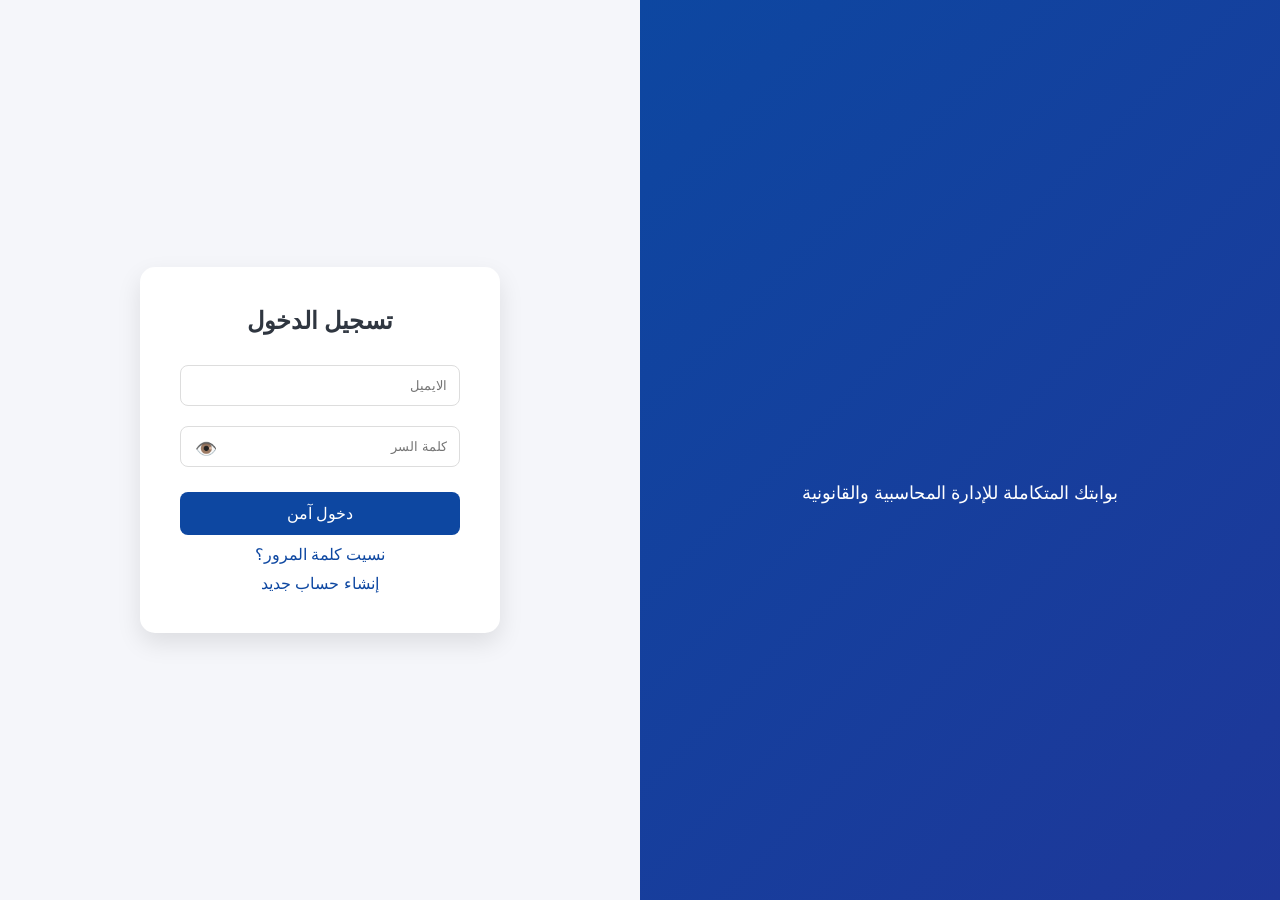
<file: index.html>
<!DOCTYPE html>
<html lang="ar" dir="rtl">
<head>
    <meta charset="UTF-8">
    <title>الوسيط الاقتصادي - Login</title>
    <link rel="stylesheet" href="css/style.css">
</head>
<body>

<div class="container">

    <!-- Left Side -->
    <div class="left">
        <div class="animated-logo">
            <span id="textAnimation">Economic Mediator</span>
        </div>
        <p class="slogan">
            بوابتك المتكاملة للإدارة المحاسبية والقانونية
        </p>
    </div>

    <!-- Right Side -->
    <div class="right">
        <div class="login-card">
            <h2>تسجيل الدخول</h2>
            <input type="text" id="email" placeholder="الايميل">

            <div class="password-box">
                <input type="password" id="password" placeholder="كلمة السر">
                <span class="eye" onclick="showPassword()">👁️</span>
            </div>

            <small id="emailError" class="error"></small>
            <small id="passError" class="error"></small>

            <button onclick="login()">دخول آمن</button>

            <a href="#">نسيت كلمة المرور؟</a>
            <a href="#">إنشاء حساب جديد</a>
        </div>
    </div>

</div>

<script src="javascript/script.js"></script>
</body>
</html>
</file>
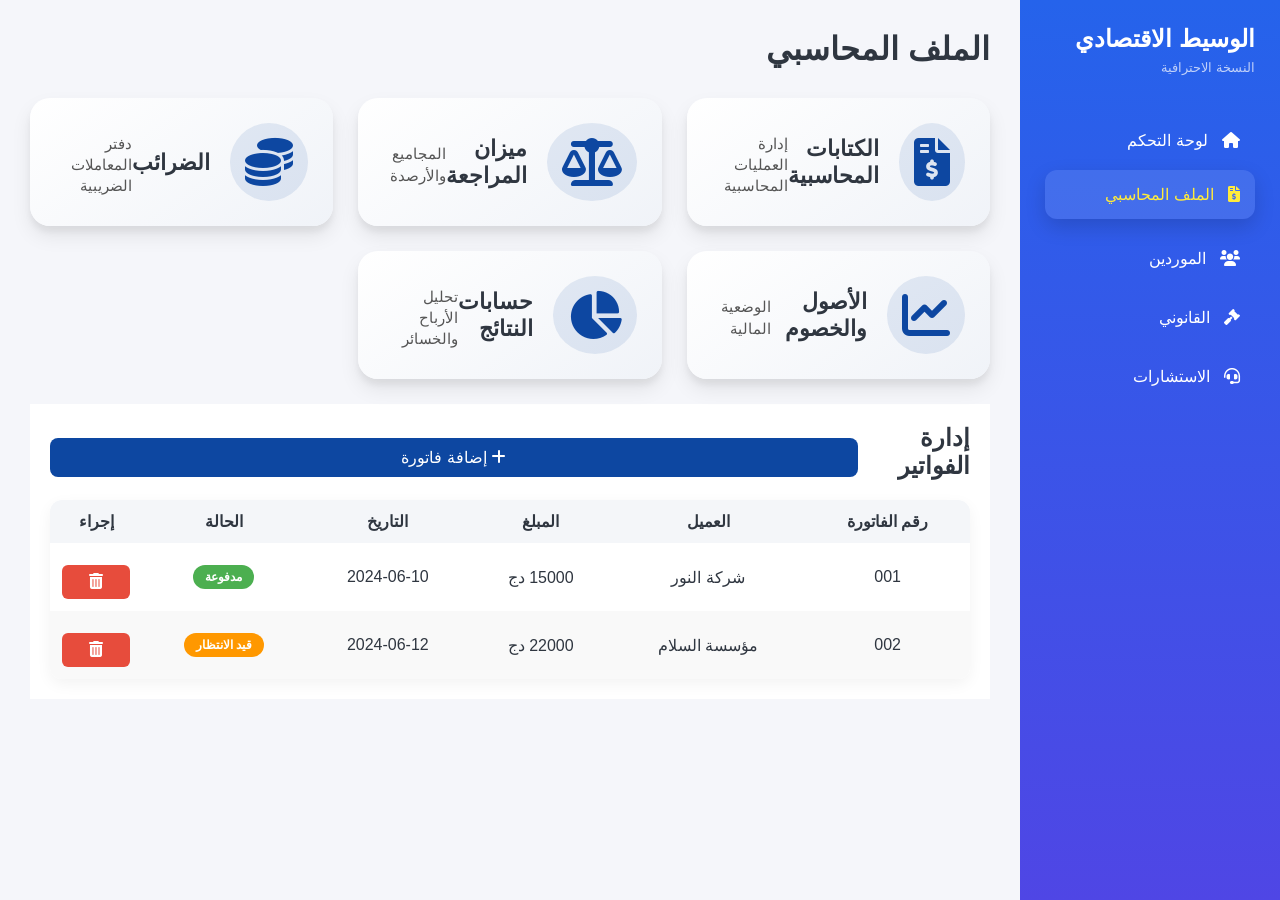
<file: accounting.html>
<!DOCTYPE html>
<html lang="ar" dir="rtl">

<head>
    <meta charset="UTF-8">
    <title>الملف المحاسبي</title>

    <link rel="stylesheet" href="css/style.css">

    <link rel="stylesheet"
        href="https://cdnjs.cloudflare.com/ajax/libs/font-awesome/6.0.0/css/all.min.css">
</head>

<body class="dashboard-body">

<div class="dashboard-container">

    <!-- Sidebar -->
    <aside class="sidebar">

        <div class="sidebar-logo">
            <h2>الوسيط الاقتصادي</h2>
            <span>النسخة الاحترافية</span>
        </div>

        <ul class="sidebar-menu">

            <li onclick="goToDashboard()">
                <i class="fas fa-home"></i>
                لوحة التحكم
            </li>

            <li class="active">
                <i class="fas fa-file-invoice-dollar"></i>
                الملف المحاسبي
            </li>

            <li onclick="goToSuppliers()">
                <i class="fas fa-users"></i>
                الموردين
            </li>

            <li onclick="goToLegal()">
                <i class="fas fa-gavel"></i>
                القانوني
            </li>

            <li onclick="goToSupport()">
                <i class="fas fa-headset"></i>
                الاستشارات
            </li>

        </ul>

    </aside>


    <!-- Main -->
    <main class="main-content">

        <header class="dashboard-header">
            <h1>الملف المحاسبي</h1>
        </header>



 <section class="accounting-cards">

    <div class="card">
        <i class="fas fa-file-invoice-dollar"></i>
        <h3>الكتابات المحاسبية</h3>
        <p>إدارة العمليات المحاسبية</p>
    </div>

    <div class="card">
        <i class="fas fa-balance-scale"></i>
        <h3>ميزان المراجعة</h3>
        <p>المجاميع والأرصدة</p>
    </div>

    <div class="card">
        <i class="fas fa-coins"></i>
        <h3>الضرائب</h3>
        <p>دفتر المعاملات الضريبية</p>
    </div>

    <div class="card">
        <i class="fas fa-chart-line"></i>
        <h3>الأصول والخصوم</h3>
        <p>الوضعية المالية</p>
    </div>

    <div class="card">
        <i class="fas fa-chart-pie"></i>
        <h3>حسابات النتائج</h3>
        <p>تحليل الأرباح والخسائر</p>
    </div>

</section>
  




        <!-- Accounting Content -->
<section class="accounting-section">

    <div class="accounting-header">
        <h2>إدارة الفواتير</h2>
        <button class="add-btn" onclick="addInvoice()">
            <i class="fas fa-plus"></i>
            إضافة فاتورة
        </button>
    </div>

    <table class="accounting-table table-hover">
        <thead>
            <tr>
                <th>رقم الفاتورة</th>
                <th>العميل</th>
                <th>المبلغ</th>
                <th>التاريخ</th>
                <th>الحالة</th>
                <th>إجراء</th>
            </tr>
        </thead>
        <tbody  id="invoice-body">
            <tr>
                <td>001</td>
                <td>شركة النور</td>
                <td>15000 دج</td>
                <td>2024-06-10</td>
                <td><span class="status paid">مدفوعة</span></td>
                <td>
                    <button class="action-btn delete" title="حذف">
                        <i class="fas fa-trash-alt"></i>
                    </button>
                </td>
            </tr>
            <tr>
                <td>002</td>
                <td>مؤسسة السلام</td>
                <td>22000 دج</td>
                <td>2024-06-12</td>
                <td><span class="status pending">قيد الانتظار</span></td>
                <td>
                    <button class="action-btn delete" title="حذف">
                        <i class="fas fa-trash-alt"></i>
                    </button>
                </td>
            </tr>







        </tbody>
    </table>

</section>
    </main>

</div>

<script src="javascript/script.js"></script>

</body>
</html>
</file>
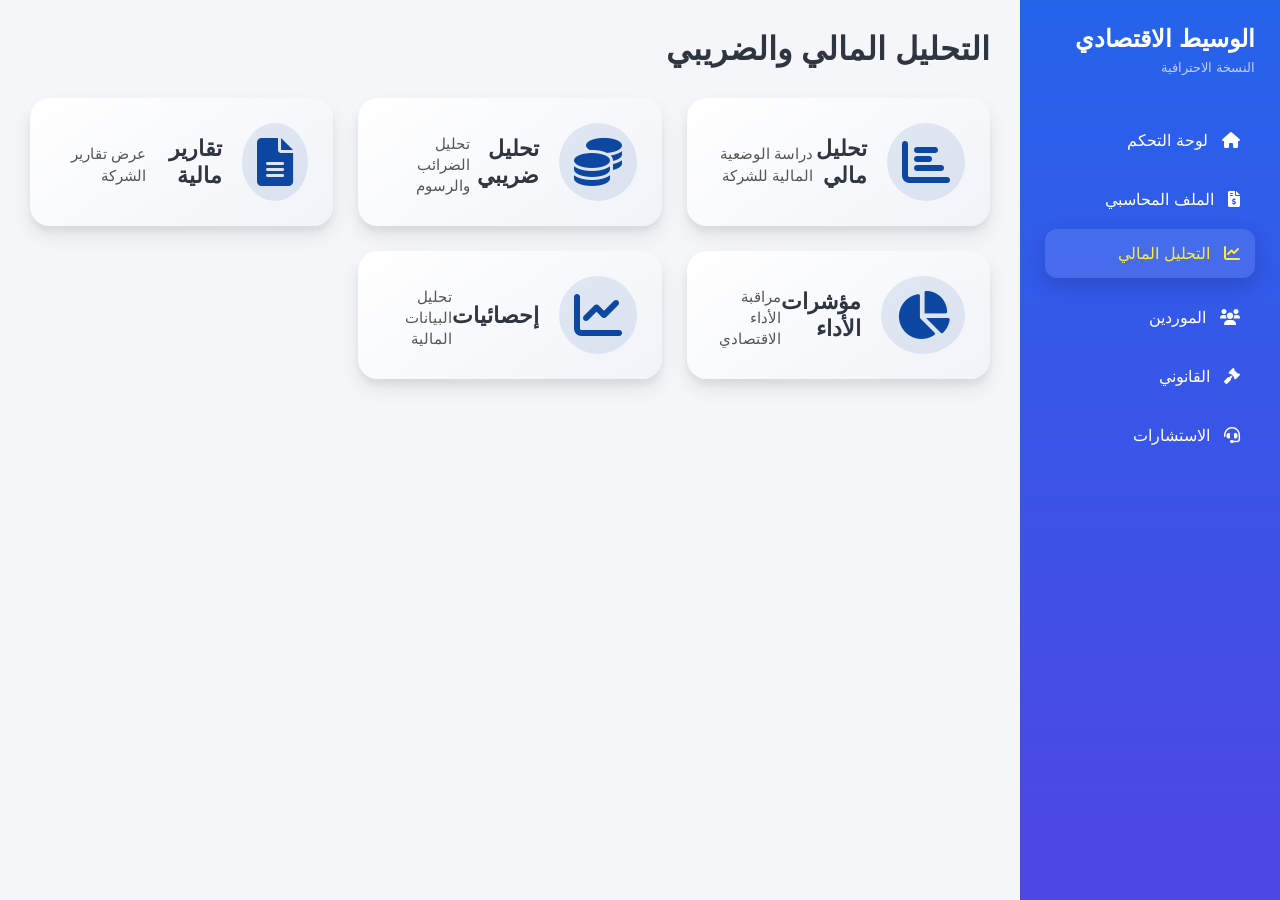
<file: analysis.html>
<!DOCTYPE html>
<html lang="ar" dir="rtl">

<head>

    <meta charset="UTF-8">
    <title>التحليل المالي</title>

    <link rel="stylesheet" href="css/style.css">

    <link rel="stylesheet"
        href="https://cdnjs.cloudflare.com/ajax/libs/font-awesome/6.0.0/css/all.min.css">

</head>

<body class="dashboard-body">

<div class="dashboard-container">

    <!-- Sidebar -->

    <aside class="sidebar">

        <div class="sidebar-logo">
            <h2>الوسيط الاقتصادي</h2>
            <span>النسخة الاحترافية</span>
        </div>

        <ul class="sidebar-menu">

            <li onclick="goToDashboard()">
                <i class="fas fa-home"></i>
                لوحة التحكم
            </li>

            <li onclick="goToAccounting()">
                <i class="fas fa-file-invoice-dollar"></i>
                الملف المحاسبي
            </li>

            <li class="active">
                <i class="fas fa-chart-line"></i>
                التحليل المالي
            </li>

            <li onclick="goToSuppliers()">
                <i class="fas fa-users"></i>
                الموردين
            </li>

            <li onclick="goToLegal()">
                <i class="fas fa-gavel"></i>
                القانوني
            </li>

            <li onclick="goToSupport()">
                <i class="fas fa-headset"></i>
                الاستشارات
            </li>

        </ul>

    </aside>

    <!-- Main -->

    <main class="main-content">

        <header class="dashboard-header">
            <h1>التحليل المالي والضريبي</h1>
        </header>

        <section class="analysis-section">

            <div class="analysis-cards">

                <div class="card">
                    <i class="fas fa-chart-bar"></i>
                    <h3>تحليل مالي</h3>
                    <p>دراسة الوضعية المالية للشركة</p>
                </div>

                <div class="card">
                    <i class="fas fa-coins"></i>
                    <h3>تحليل ضريبي</h3>
                    <p>تحليل الضرائب والرسوم</p>
                </div>

                <div class="card">
                    <i class="fas fa-file-alt"></i>
                    <h3>تقارير مالية</h3>
                    <p>عرض تقارير الشركة</p>
                </div>

                <div class="card">
                    <i class="fas fa-chart-pie"></i>
                    <h3>مؤشرات الأداء</h3>
                    <p>مراقبة الأداء الاقتصادي</p>
                </div>

                <div class="card">
                    <i class="fas fa-chart-line"></i>
                    <h3>إحصائيات</h3>
                    <p>تحليل البيانات المالية</p>
                </div>

            </div>

        </section>

    </main>

</div>

<script src="javascript/script.js"></script>

</body>
</html>
</file>
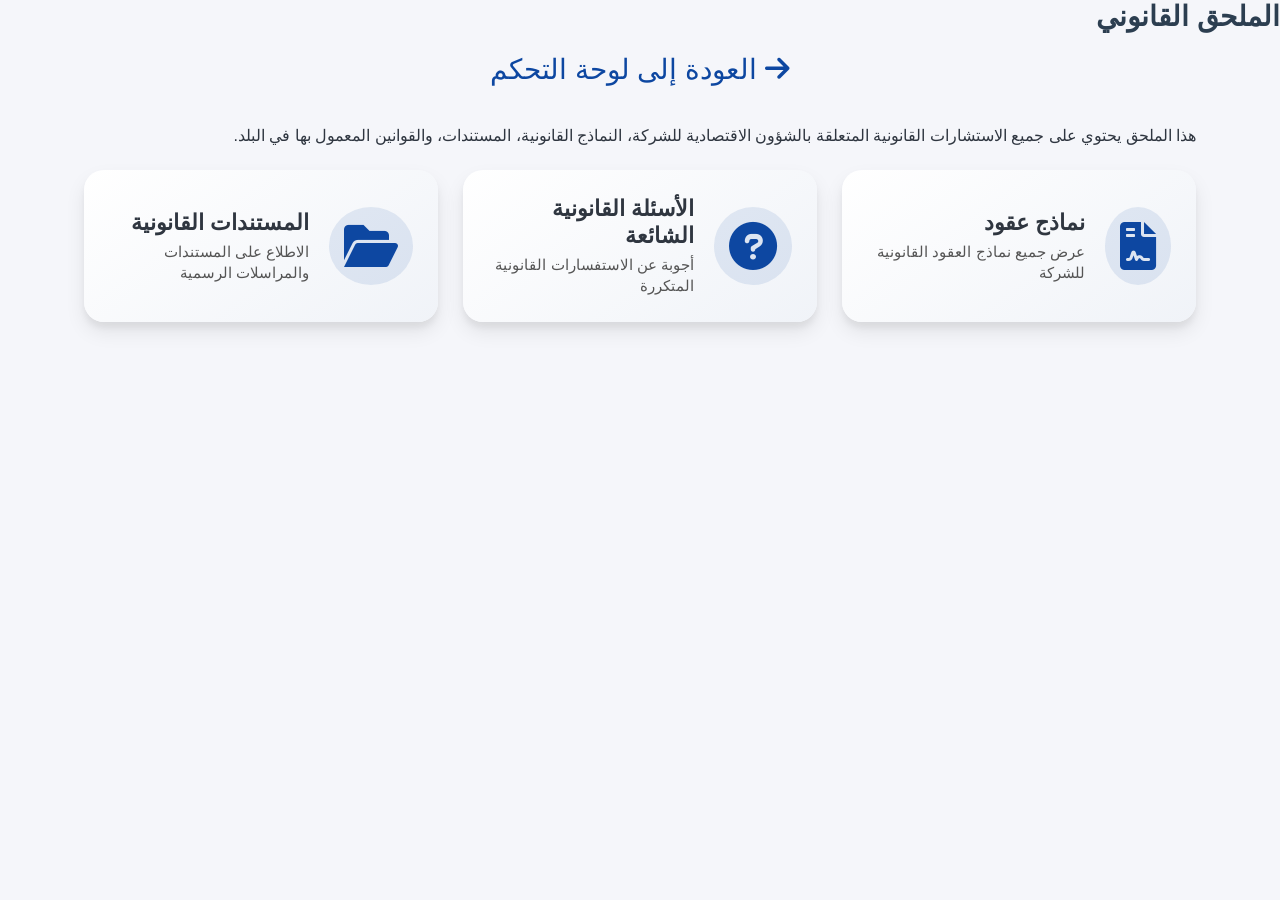
<file: legal.html>
<!DOCTYPE html>
<html lang="ar" dir="rtl">
<head>
    <meta charset="UTF-8">
    <title>الملحق القانوني</title>
    <link rel="stylesheet" href="css/style.css">
    <link rel="stylesheet" href="https://cdnjs.cloudflare.com/ajax/libs/font-awesome/6.0.0/css/all.min.css">
</head>
<body class="dashboard-body">

<div class="legal-container">

    <header class="service-header">
        <h1>الملحق القانوني</h1>
        <a href="dashboard.html" class="back-btn">
            <i class="fas fa-arrow-right"></i> العودة إلى لوحة التحكم
        </a>
    </header>

    <section class="legal-content">
        <p>
            هذا الملحق يحتوي على جميع الاستشارات القانونية المتعلقة بالشؤون الاقتصادية للشركة،
            النماذج القانونية، المستندات، والقوانين المعمول بها في البلد.
        </p>

        <div class="legal-widgets">

            <div class="widget-card" onclick="openService('contracts')">
                <div class="widget-icon"><i class="fas fa-file-contract"></i></div>
                <div class="widget-data">
                    <h3>نماذج عقود</h3>
                    <p>عرض جميع نماذج العقود القانونية للشركة</p>
                </div>
            </div>

            <div class="widget-card" onclick="openService('faq')">
                <div class="widget-icon"><i class="fas fa-question-circle"></i></div>
                <div class="widget-data">
                    <h3>الأسئلة القانونية الشائعة</h3>
                    <p>أجوبة عن الاستفسارات القانونية المتكررة</p>
                </div>
            </div>

            <div class="widget-card" onclick="openService('documents')">
                <div class="widget-icon"><i class="fas fa-folder-open"></i></div>
                <div class="widget-data">
                    <h3>المستندات القانونية</h3>
                    <p>الاطلاع على المستندات والمراسلات الرسمية</p>
                </div>
            </div>

        </div>
    </section>

</div>

<script src="javascript/script.js"></script>
</body>
</html>
</file>
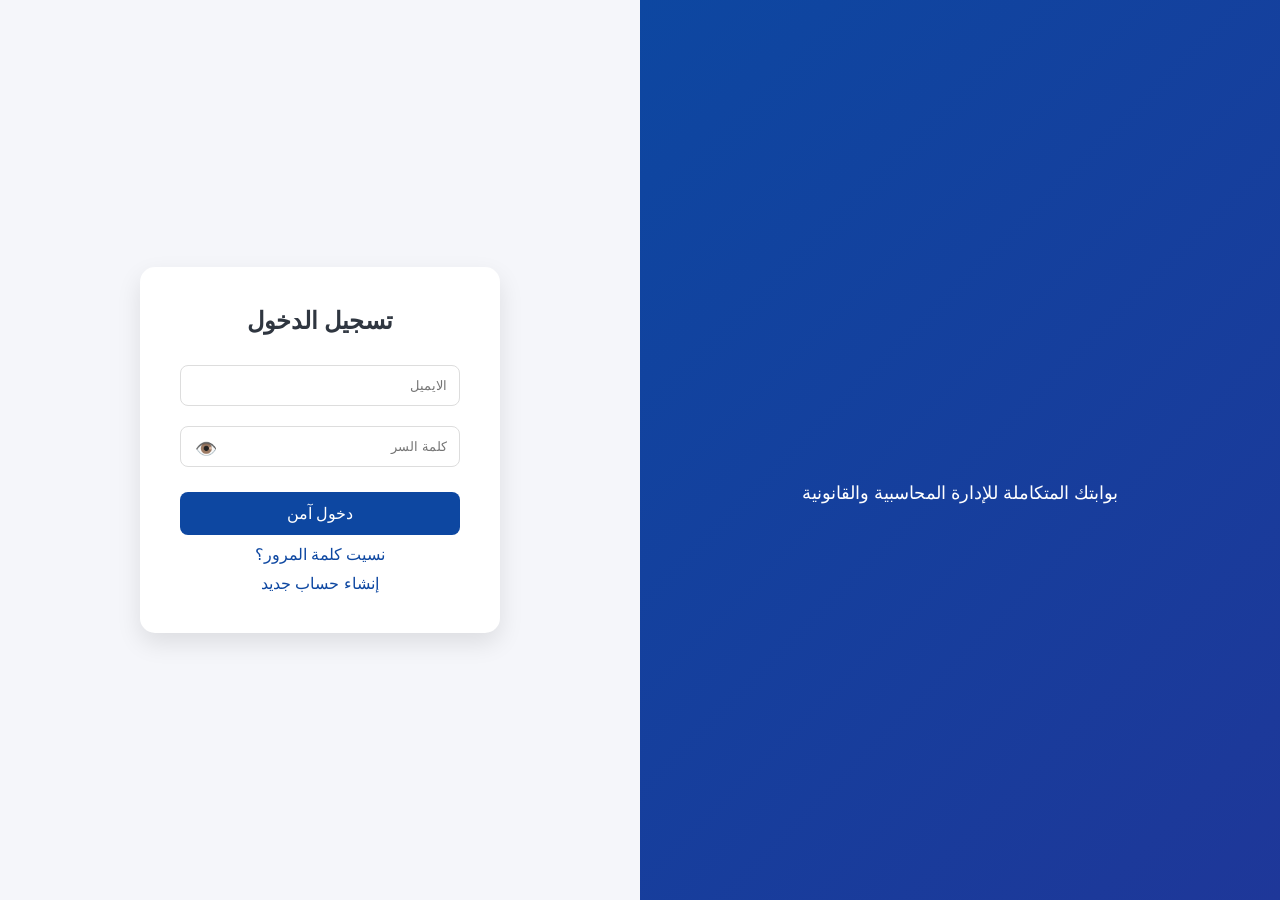
<file: login.html>
<!DOCTYPE html>
<html lang="ar" dir="rtl">
<head>
    <meta charset="UTF-8">
    <title>الوسيط الاقتصادي - Login</title>
    <link rel="stylesheet" href="css/style.css">
</head>
<body>

<div class="container">

    <!-- Left Side -->
    <div class="left">
        <div class="animated-logo">
            <span id="textAnimation">Economic Mediator</span>
        </div>
        <p class="slogan">
            بوابتك المتكاملة للإدارة المحاسبية والقانونية
        </p>
    </div>

    <!-- Right Side -->
    <div class="right">
        <div class="login-card">
            <h2>تسجيل الدخول</h2>
            <input type="text" id="email" placeholder="الايميل">

            <div class="password-box">
                <input type="password" id="password" placeholder="كلمة السر">
                <span class="eye" onclick="showPassword()">👁️</span>
            </div>

            <small id="emailError" class="error"></small>
            <small id="passError" class="error"></small>

            <button onclick="login()">دخول آمن</button>

            <a href="#">نسيت كلمة المرور؟</a>
            <a href="#">إنشاء حساب جديد</a>
        </div>
    </div>

</div>

<script src="javascript/script.js"></script>
</body>
</html>
</file>
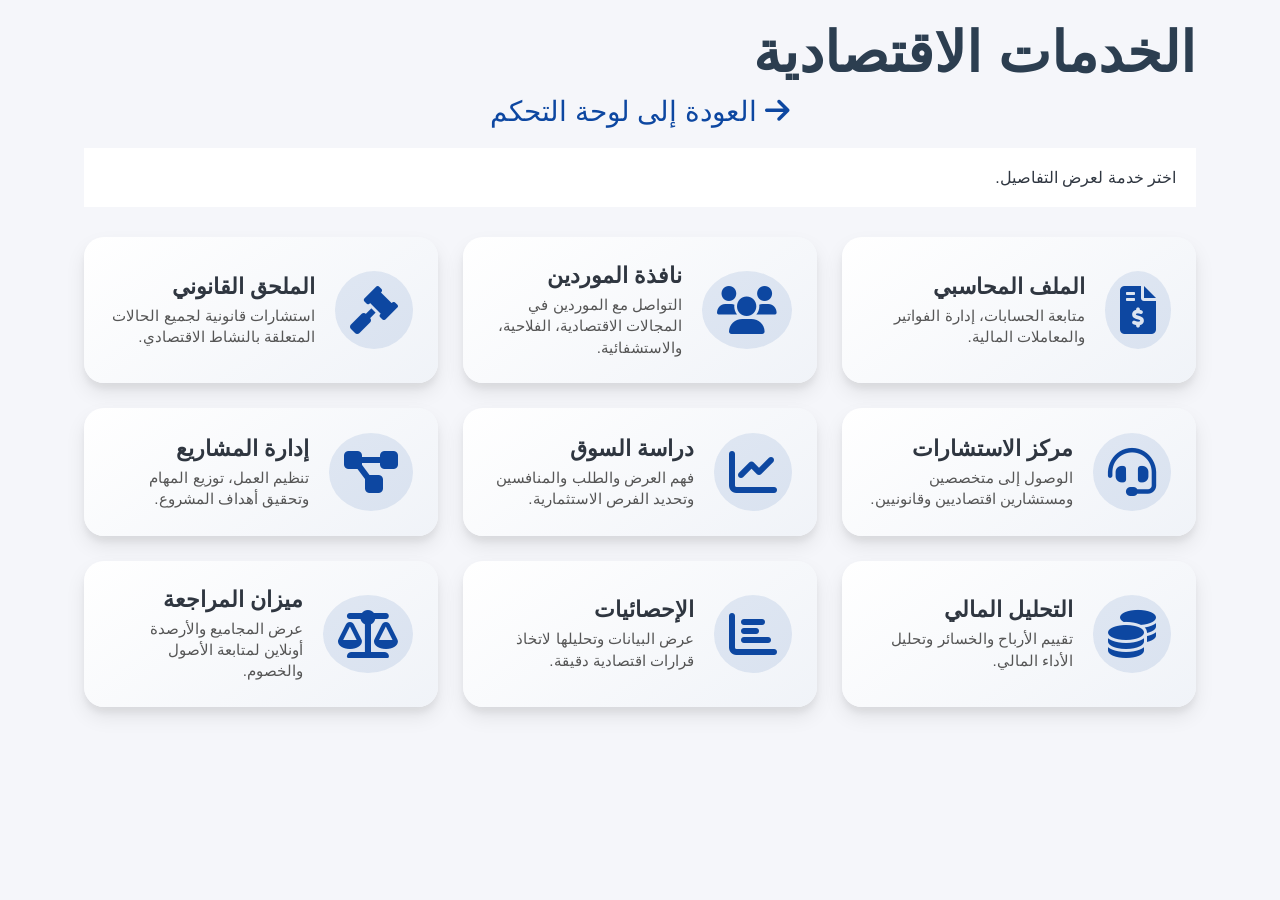
<file: service.html>
<!DOCTYPE html>
<html lang="ar" dir="rtl">
<head>
    <meta charset="UTF-8">
    <title>الخدمات - الوسيط الاقتصادي</title>
    <link rel="stylesheet" href="css/style.css">
    <link rel="stylesheet"
    href="https://cdnjs.cloudflare.com/ajax/libs/font-awesome/6.0.0/css/all.min.css">
</head>

<body class="dashboard-body">

<div class="service-container">

    <!-- Header -->
    <header class="service-header">
        <h1 id="serviceTitle">الخدمات الاقتصادية</h1>
        <a href="dashboard.html" class="back-btn">
            <i class="fas fa-arrow-right"></i>
            العودة إلى لوحة التحكم
        </a>
    </header>

    <!-- Description -->
    <div class="service-description">
        <p id="serviceDescription">
            اختر خدمة لعرض التفاصيل
        </p>
    </div>

    <!-- Services -->
    <section class="widgets">

        <!-- الملف المحاسبي -->
        <div class="widget-card" onclick="openService('accounting')">
            <div class="widget-icon"><i class="fas fa-file-invoice-dollar"></i></div>
            <div class="widget-data">
                <h3>الملف المحاسبي</h3>
                <p>متابعة الحسابات، إدارة الفواتير والمعاملات المالية.</p>
            </div>
        </div>

        <!-- الموردين -->
        <div class="widget-card" onclick="openService('suppliers')">
            <div class="widget-icon"><i class="fas fa-users"></i></div>
            <div class="widget-data">
                <h3>نافذة الموردين</h3>
                <p>التواصل مع الموردين في المجالات الاقتصادية، الفلاحية، والاستشفائية.</p>
            </div>
        </div>

        <!-- الملحق القانوني -->
        <div class="widget-card" onclick="openService('legal')">
            <div class="widget-icon"><i class="fas fa-gavel"></i></div>
            <div class="widget-data">
                <h3>الملحق القانوني</h3>
                <p>استشارات قانونية لجميع الحالات المتعلقة بالنشاط الاقتصادي.</p>
            </div>
        </div>

        <!-- مركز الاستشارات -->
        <div class="widget-card" onclick="openService('support')">
            <div class="widget-icon"><i class="fas fa-headset"></i></div>
            <div class="widget-data">
                <h3>مركز الاستشارات</h3>
                <p>الوصول إلى متخصصين ومستشارين اقتصاديين وقانونيين.</p>
            </div>
        </div>

        <!-- دراسة السوق -->
        <div class="widget-card" onclick="openService('market')">
            <div class="widget-icon"><i class="fas fa-chart-line"></i></div>
            <div class="widget-data">
                <h3>دراسة السوق</h3>
                <p>فهم العرض والطلب والمنافسين وتحديد الفرص الاستثمارية.</p>
            </div>
        </div>

        <!-- إدارة المشاريع -->
        <div class="widget-card" onclick="openService('project')">
            <div class="widget-icon"><i class="fas fa-project-diagram"></i></div>
            <div class="widget-data">
                <h3>إدارة المشاريع</h3>
                <p>تنظيم العمل، توزيع المهام وتحقيق أهداف المشروع.</p>
            </div>
        </div>

        <!-- التحليل المالي -->
        <div class="widget-card" onclick="openService('finance')">
            <div class="widget-icon"><i class="fas fa-coins"></i></div>
            <div class="widget-data">
                <h3>التحليل المالي</h3>
                <p>تقييم الأرباح والخسائر وتحليل الأداء المالي.</p>
            </div>
        </div>

        <!-- الإحصائيات -->
        <div class="widget-card" onclick="openService('stats')">
            <div class="widget-icon"><i class="fas fa-chart-bar"></i></div>
            <div class="widget-data">
                <h3>الإحصائيات</h3>
                <p>عرض البيانات وتحليلها لاتخاذ قرارات اقتصادية دقيقة.</p>
            </div>
        </div>

        <!-- الميزان والمراجعة -->
        <div class="widget-card" onclick="openService('balance')">
            <div class="widget-icon"><i class="fas fa-balance-scale"></i></div>
            <div class="widget-data">
                <h3>ميزان المراجعة</h3>
                <p>عرض المجاميع والأرصدة أونلاين لمتابعة الأصول والخصوم.</p>
            </div>
        </div>

    </section>

</div>

<script src="javascript/script.js"></script>

<script>
let service = localStorage.getItem("service");
let title = document.getElementById("serviceTitle");
let desc = document.getElementById("serviceDescription");

switch(service) {
    case "accounting":
        title.innerText = "الملف المحاسبي";
        desc.innerText = "متابعة الحسابات، إدارة الفواتير والمعاملات المالية للشركة.";
        break;
    case "suppliers":
        title.innerText = "نافذة الموردين";
        desc.innerText = "التواصل مع الموردين والشركات في مختلف المجالات الاقتصادية، الفلاحية والاستشفائية.";
        break;
    case "legal":
        title.innerText = "الملحق القانوني";
        desc.innerText = "تقديم استشارات قانونية متخصصة لجميع الحالات الاقتصادية.";
        break;
    case "support":
        title.innerText = "مركز الاستشارات";
        desc.innerText = "الوصول إلى متخصصين ومستشارين اقتصاديين وقانونيين لتقديم الدعم.";
        break;
    case "market":
        title.innerText = "دراسة السوق";
        desc.innerText = "تحليل السوق، العرض والطلب والمنافسين لتحديد الفرص الاستثمارية.";
        break;
    case "project":
        title.innerText = "إدارة المشاريع";
        desc.innerText = "تنظيم المشاريع، توزيع المهام وتحقيق أهداف المشروع بنجاح.";
        break;
    case "finance":
        title.innerText = "التحليل المالي";
        desc.innerText = "تقييم الأرباح والخسائر وتحليل الأداء المالي للمشاريع.";
        break;
    case "stats":
        title.innerText = "الإحصائيات";
        desc.innerText = "عرض البيانات والأرقام لتحليل القرارات الاقتصادية بدقة.";
        break;
    case "balance":
        title.innerText = "ميزان المراجعة";
        desc.innerText = "عرض المجاميع والأرصدة أونلاين لمتابعة الأصول والخصوم وحساب النتائج.";
        break;
    default:
        title.innerText = "الخدمات الاقتصادية";
        desc.innerText = "اختر خدمة لعرض التفاصيل.";
}
</script>

</body>
</html>
</file>
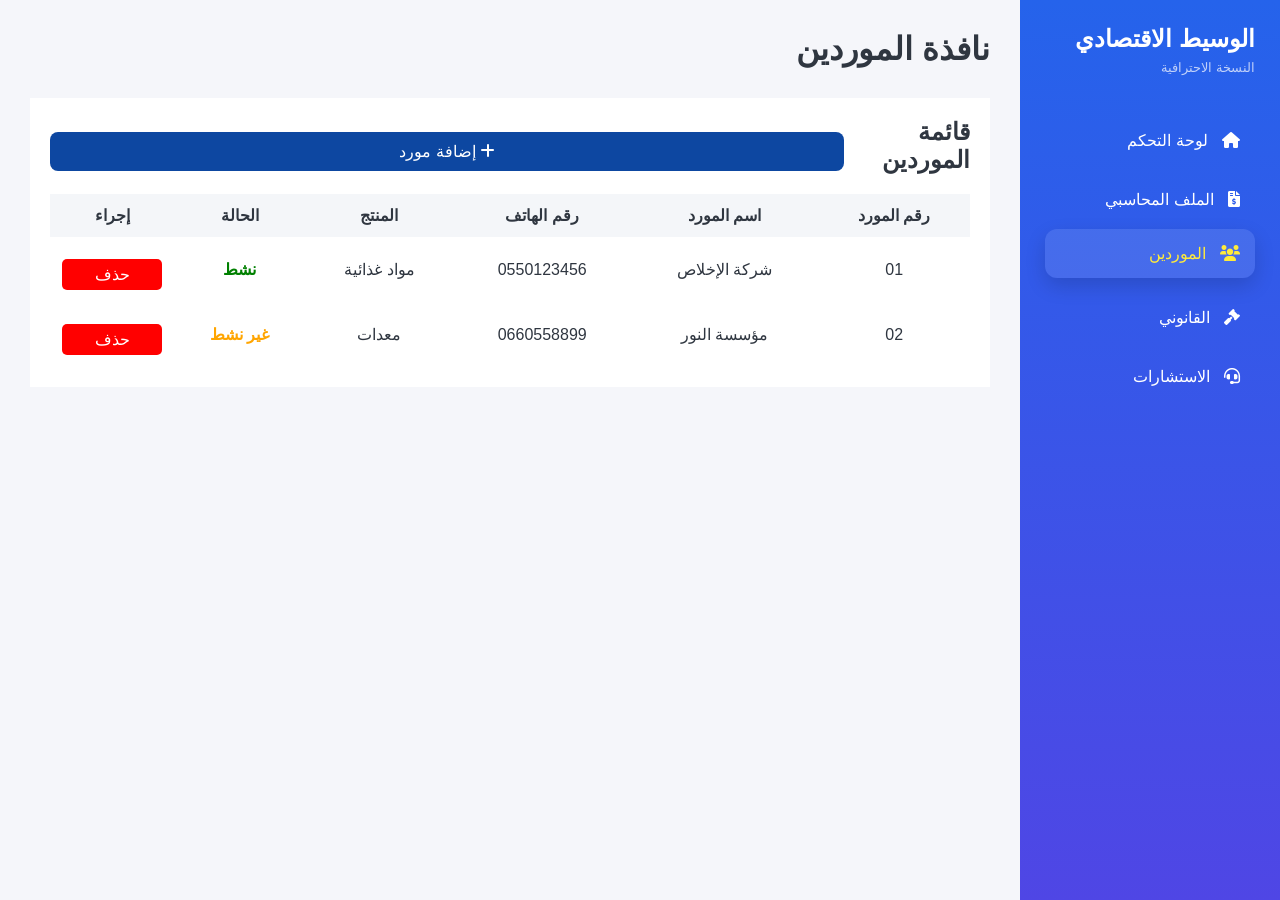
<file: suppliers.html>
<!DOCTYPE html>
<html lang="ar" dir="rtl">

<head>
    <meta charset="UTF-8">
    <title>نافذة الموردين</title>

    <link rel="stylesheet" href="css/style.css">

    <link rel="stylesheet"
        href="https://cdnjs.cloudflare.com/ajax/libs/font-awesome/6.0.0/css/all.min.css">
</head>

<body class="dashboard-body">

<div class="dashboard-container">

    <!-- Sidebar -->
    <aside class="sidebar">

        <div class="sidebar-logo">
            <h2>الوسيط الاقتصادي</h2>
            <span>النسخة الاحترافية</span>
        </div>

        <ul class="sidebar-menu">

            <li onclick="goToDashboard()">
                <i class="fas fa-home"></i>
                لوحة التحكم
            </li>

            <li onclick="goToAccounting()">
                <i class="fas fa-file-invoice-dollar"></i>
                الملف المحاسبي
            </li>

            <li class="active">
                <i class="fas fa-users"></i>
                الموردين
            </li>

            <li onclick="goToLegal()">
                <i class="fas fa-gavel"></i>
                القانوني
            </li>

            <li onclick="goToSupport()">
                <i class="fas fa-headset"></i>
                الاستشارات
            </li>

        </ul>

    </aside>


    <!-- Main -->
    <main class="main-content">

        <header class="dashboard-header">
            <h1>نافذة الموردين</h1>
        </header>

        <!-- Suppliers Section -->

        <section class="suppliers-section">

            <div class="suppliers-header">

                <h2>قائمة الموردين</h2>

                <button class="add-btn">
                    <i class="fas fa-plus"></i>
                    إضافة مورد
                </button>

            </div>

            <table class="suppliers-table">

                <thead>
                    <tr>
                        <th>رقم المورد</th>
                        <th>اسم المورد</th>
                        <th>رقم الهاتف</th>
                        <th>المنتج</th>
                        <th>الحالة</th>
                        <th>إجراء</th>
                    </tr>
                </thead>

                <tbody>

                    <tr>
                        <td>01</td>
                        <td>شركة الإخلاص</td>
                        <td>0550123456</td>
                        <td>مواد غذائية</td>
                        <td class="paid">نشط</td>
                        <td>
                            <button class="delete-btn">حذف</button>
                        </td>
                    </tr>

                    <tr>
                        <td>02</td>
                        <td>مؤسسة النور</td>
                        <td>0660558899</td>
                        <td>معدات</td>
                        <td class="pending">غير نشط</td>
                        <td>
                            <button class="delete-btn">حذف</button>
                        </td>
                    </tr>

                </tbody>

            </table>

        </section>

    </main>

</div>

<script src="javascript/script.js"></script>

</body>
</html>
</file>
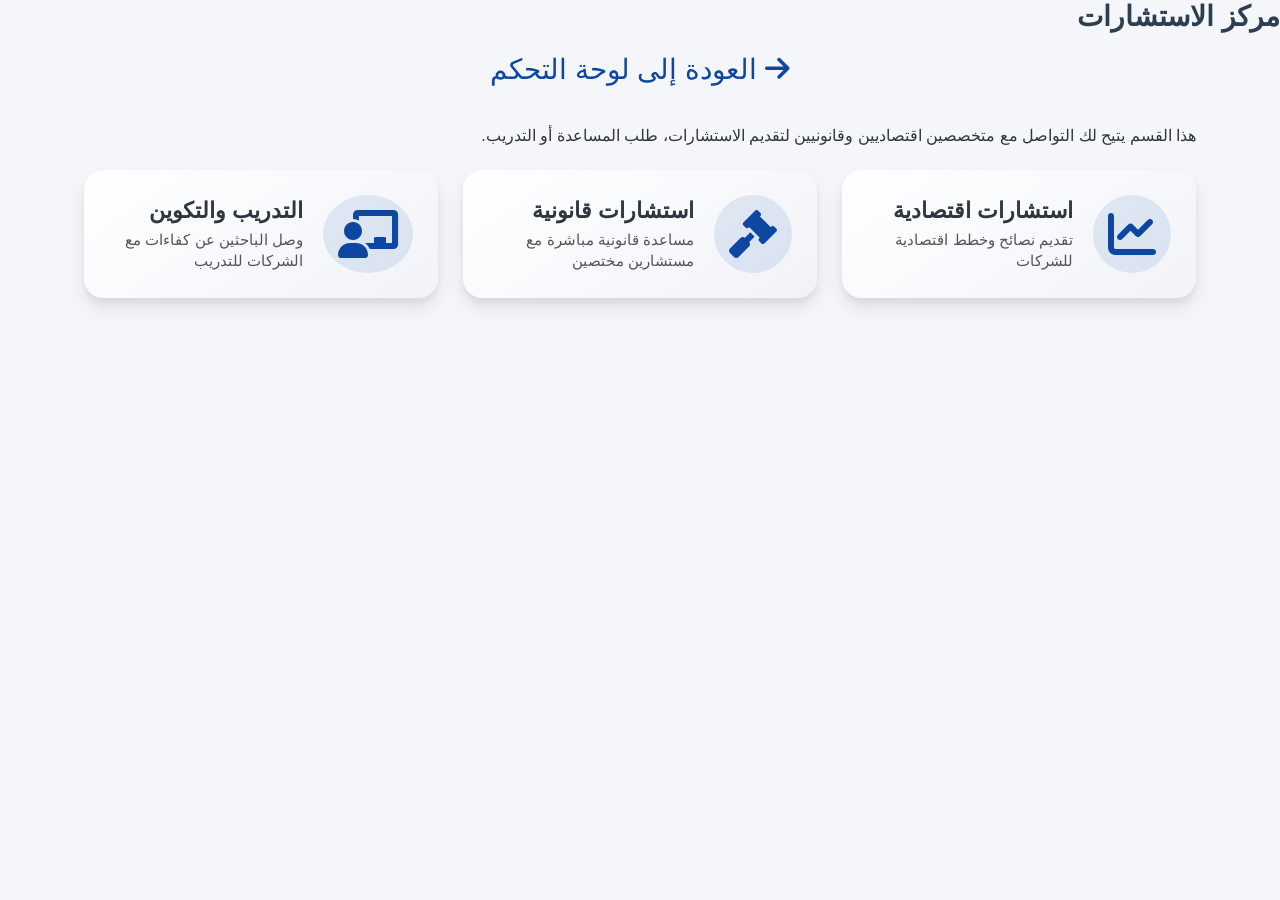
<file: support.html>
<!DOCTYPE html>
<html lang="ar" dir="rtl">
<head>
    <meta charset="UTF-8">
    <title>مركز الاستشارات</title>
    <link rel="stylesheet" href="css/style.css">
    <link rel="stylesheet" href="https://cdnjs.cloudflare.com/ajax/libs/font-awesome/6.0.0/css/all.min.css">
</head>
<body class="dashboard-body">

<div class="support-container">

    <header class="service-header">
        <h1>مركز الاستشارات</h1>
        <a href="dashboard.html" class="back-btn">
            <i class="fas fa-arrow-right"></i> العودة إلى لوحة التحكم
        </a>
    </header>

    <section class="support-content">
        <p>
            هذا القسم يتيح لك التواصل مع متخصصين اقتصاديين وقانونيين لتقديم الاستشارات،
            طلب المساعدة أو التدريب.
        </p>

        <div class="support-widgets">

            <div class="widget-card" onclick="openService('economic')">
                <div class="widget-icon"><i class="fas fa-chart-line"></i></div>
                <div class="widget-data">
                    <h3>استشارات اقتصادية</h3>
                    <p>تقديم نصائح وخطط اقتصادية للشركات</p>
                </div>
            </div>

            <div class="widget-card" onclick="openService('legalSupport')">
                <div class="widget-icon"><i class="fas fa-gavel"></i></div>
                <div class="widget-data">
                    <h3>استشارات قانونية</h3>
                    <p>مساعدة قانونية مباشرة مع مستشارين مختصين</p>
                </div>
            </div>

            <div class="widget-card" onclick="openService('training')">
                <div class="widget-icon"><i class="fas fa-chalkboard-teacher"></i></div>
                <div class="widget-data">
                    <h3>التدريب والتكوين</h3>
                    <p>وصل الباحثين عن كفاءات مع الشركات للتدريب</p>
                </div>
            </div>

        </div>
    </section>

</div>

<script src="javascript/script.js"></script>
</body>
</html>
</file>
<file: css/style.css>
/* ==========================
   VARIABLES & RESET
========================== */
:root {
    --primary: #0d47a1;
    --secondary: #1e3799;
    --bg: #f5f6fa;
    --white: #ffffff;
    --text: #2f3640;
}

* {
    box-sizing: border-box;
    margin: 0;
    padding: 0;
}

body {
    font-family: 'Segoe UI', Tahoma, Geneva, Verdana, sans-serif;
    background: var(--bg);
    color: var(--text);
    overflow-x: hidden;
}

/* ==========================
   LOGIN PAGE
========================== */
.container { display: flex; height: 100vh; }

.left {
    width: 50%;
    background: linear-gradient(135deg, var(--primary), var(--secondary));
    color: white;
    display: flex;
    flex-direction: column;
    justify-content: center;
    align-items: center;
    animation: slideLeft 1s ease;
}

.animated-logo {
    font-size: 40px;
    font-weight: bold;
    height: 50px;
    overflow: hidden;
    margin-bottom: 15px;
    text-align: center;
}

.animated-logo span {
    display: inline-block;
    opacity: 0;
    transition: opacity 0.5s ease-in-out;
}

.slogan { margin-top: 20px; font-size: 18px; text-align: center; width: 70%; }

.right {
    width: 50%;
    display: flex;
    justify-content: center;
    align-items: center;
    animation: slideRight 1s ease;
}

.login-card {
    background: var(--white);
    padding: 40px;
    width: 360px;
    border-radius: 15px;
    box-shadow: 0 10px 25px rgba(0,0,0,0.1);
    animation: fadeIn 1.5s ease;
}

.login-card h2 { text-align: center; margin-bottom: 20px; }

input {
    width: 100%;
    padding: 12px;
    margin: 10px 0;
    border: 1px solid #ddd;
    border-radius: 8px;
    transition: 0.3s;
}

input:focus {
    border-color: var(--primary);
    outline: none;
    box-shadow: 0 0 8px rgba(13,71,161,0.2);
}

input[type="text"]:hover,
input[type="password"]:hover {
    border-color: var(--primary);
    box-shadow: 0 0 5px rgba(13,71,161,0.5);
    transform: scale(1.02);
}

.password-box { position: relative; }

.eye {
    position: absolute;
    left: 15px;
    top: 22px;
    cursor: pointer;
    font-size: 18px;
    transition: transform 0.2s;
}

.eye:hover { transform: scale(1.2); }

button {
    width: 100%;
    padding: 12px;
    background: var(--primary);
    color: white;
    border: none;
    border-radius: 8px;
    cursor: pointer;
    font-size: 16px;
    margin-top: 10px;
    transition: all 0.3s ease;
}

button:hover {
    transform: scale(1.05);
    background: var(--secondary);
}

a {
    display: block;
    margin-top: 10px;
    text-align: center;
    text-decoration: none;
    color: var(--primary);
}

.error {
    color: #e74c3c;
    font-size: 13px;
    margin-top: 5px;
    display: block;
}

/* ==========================
   ANIMATIONS
========================== */
@keyframes slideLeft { from { transform: translateX(-100%); opacity: 0; } to { transform: translateX(0); opacity:1; } }
@keyframes slideRight { from { transform: translateX(100%); opacity: 0; } to { transform: translateX(0); opacity:1; } }
@keyframes fadeIn { from { opacity:0; transform: translateY(30px); } to { opacity:1; transform:translateY(0); } }

/* ==========================
   DASHBOARD & SIDEBAR
========================== */
.dashboard-container { display: flex; min-height: 100vh; }

/* Sidebar */
.sidebar {
    width: 260px;
    background: linear-gradient(180deg,#2563eb,#4f46e5);
    color: white;
    padding: 25px;
    box-shadow: var(--shadow);
    border-radius: var(--radius);
    transition: var(--transition);
}

.sidebar-logo h2 { margin-bottom: 5px; font-size: 1.5rem; }
.sidebar-logo span { font-size: 0.8rem; color: rgba(255,255,255,0.7); }

.sidebar-menu {
    list-style: none;
    padding: 0;
    margin-top: 40px;
}

.sidebar-menu li {
    padding: 15px;
    margin-bottom: 10px;
    cursor: pointer;
    border-radius: 12px;
    transition: all 0.3s ease; /* إضافة transition للعناصر */
    background: transparent;
    box-shadow: 0 0 0 rgba(0,0,0,0); /* بداية بدون ظل */
}

.sidebar-menu li:hover,
.sidebar-menu li.active {
    background: rgba(255,255,255,0.1);
    color: #ffeb3b;
    transform: translateY(-5px); /* نفس تأثير الرفع */
    box-shadow: 0 8px 20px rgba(0,0,0,0.15); /* نفس تأثير الظل على البطاقات */
}

.sidebar-menu li i { margin-left: 10px; }

/* Main Content */
.main-content {
    flex: 1;
    padding: 30px;
    background: var(--bg-light);
    transition: var(--transition);
}

body.dark-mode .main-content {
    background: var(--bg-dark);
}

/* Dashboard Header */
.dashboard-header {
    display: flex;
    justify-content: space-between;
    align-items: center;
    margin-bottom: 30px;
}

.user-info {
    display: flex;
    align-items: center;
    gap: 20px;
}

.user-info span { cursor: pointer; }

.notifications {
    position: relative;
    font-size: 20px;
    cursor: pointer;
}

.badge {
    position: absolute;
    top: -8px;
    left: -10px;
    background: red;
    color: white;
    border-radius: 50%;
    font-size: 12px;
    padding: 2px 6px;
}

.user-profile {
    display: flex;
    align-items: center;
    background: white;
    padding: 8px 12px;
    border-radius: 12px;
    cursor: pointer;
    position: relative;
    box-shadow: 0 2px 5px rgba(0,0,0,0.1);
    gap: 10px;
    transition: var(--transition);
}

.user-profile:hover { transform: translateY(-2px); }

.user-avatar {
    width: 40px;
    height: 40px;
    background: #2563eb;
    color: white;
    border-radius: 50%;
    display: flex;
    align-items: center;
    justify-content: center;
    font-weight: bold;
}

.user-details h4 { margin: 0; font-size: 14px; }
.user-details p { margin: 0; font-size: 12px; color: gray; }

.profile-menu {
    position: absolute;
    top: 60px;
    left: 0;
    background: white;
    width: 160px;
    border-radius: 12px;
    box-shadow: 0 5px 15px rgba(0,0,0,0.1);
    padding: 10px;
    transition: var(--transition);
}

.profile-menu p { margin: 0; padding: 8px; cursor: pointer; }
.profile-menu p:hover { background: #f1f1f1; }
.hidden { display: none; }

/* ==========================
   WIDGETS & CARDS
========================== */
/* ==========================
   DASHBOARD WIDGETS & CARDS - MODERN
========================== */
.widgets, .legal-widgets, .support-widgets,
.accounting-cards, .analysis-cards {
    display: grid;
    grid-template-columns: repeat(auto-fit, minmax(280px, 1fr));
    gap: 25px;
    margin: 25px 0;
}

.widget-card, .card {
    background: linear-gradient(145deg, #ffffff, #f0f3f8);
    padding: 25px;
    border-radius: 20px;
    display: flex;
    align-items: center;
    justify-content: space-between;
    box-shadow: 0 10px 20px rgba(0,0,0,0.08), 0 6px 6px rgba(0,0,0,0.05);
    transition: all 0.4s cubic-bezier(.25,.8,.25,1);
    cursor: pointer;
}

.widget-card:hover, .card:hover {
    transform: translateY(-10px) scale(1.03);
    box-shadow: 0 20px 40px rgba(0,0,0,0.15), 0 10px 10px rgba(0,0,0,0.08);
}

.widget-icon, .card i {
    font-size: 3rem;
    color: var(--primary);
    margin-left: 20px;
    background: rgba(13,71,161,0.1);
    padding: 15px;
    border-radius: 50%;
    display: flex;
    align-items: center;
    justify-content: center;
    transition: background 0.3s, transform 0.3s;
}

.widget-card:hover .widget-icon, .card:hover i {
    background: var(--primary);
    color: var(--white);
    transform: scale(1.2) rotate(10deg);
}

.widget-data h3, .card h3 {
    margin: 0;
    font-size: 1.4rem;
    font-weight: 600;
    color: var(--text);
}

.widget-data p, .card p {
    margin: 5px 0 0 0;
    font-size: 0.95rem;
    color: #555;
    line-height: 1.4;
}

/* Optional subtle hover glow */
.widget-card::after, .card::after {
    content: '';
    position: absolute;
    top: 0;
    left: 0;
    width: 100%;
    height: 100%;
    border-radius: 20px;
    box-shadow: 0 0 30px rgba(13,71,161,0.05);
    opacity: 0;
    transition: opacity 0.4s;
    pointer-events: none;
}

.widget-card:hover::after, .card:hover::after {
    opacity: 1;
}

/* ==========================
   TABLES
========================== */
.accounting-section, .suppliers-section {
    background: white;
    padding: 20px;
    border-radius: var(--radius);
    margin-top: 20px;
    transition: var(--transition);
}

.accounting-header, .suppliers-header {
    display: flex;
    justify-content: space-between;
    align-items: center;
    margin-bottom: 20px;
}

.add-btn { background: var(--primary); color: white; border: none; padding: 10px 15px; border-radius: 8px; cursor: pointer; transition: var(--transition);}
.add-btn:hover { background: var(--secondary); }

.accounting-table, .suppliers-table { width: 100%; border-collapse: collapse; }
.accounting-table th, .accounting-table td,
.suppliers-table th, .suppliers-table td {
    padding: 12px;
    border-bottom: 1px solid var(--border);
    text-align: center;
}
.accounting-table th, .suppliers-table th { background: #f4f6f9; }
.paid { color: green; font-weight: bold; }
.pending { color: orange; font-weight: bold; }
.delete-btn { background: red; color: white; border: none; padding: 6px 10px; cursor: pointer; border-radius: 5px; transition: var(--transition);}
.delete-btn:hover { opacity: 0.8; }

/* ==========================
   SERVICE, LEGAL & SUPPORT
========================== */
.service-container, .legal-content, .support-content { width: 90%; margin: auto; padding: 20px; transition: var(--transition);}
.service-header, .legal-container h1, .support-container h1 { font-size: 28px; color: #2c3e50; margin-bottom: 20px; }
.service-description { background: white; padding: 20px; border-radius: var(--radius); margin-bottom: 30px; }

/* ==========================
   ALERTS
========================== */
.alerts-box {
    background: #fff3cd;
    color: #856404;
    padding: 15px;
    border-radius: var(--radius);
    margin-bottom: 20px;
}

/* ==========================
   ANIMATIONS
========================== */
@keyframes slideLeft { from { transform: translateX(-100%); opacity: 0; } to { transform: translateX(0); opacity:1; } }
@keyframes slideRight { from { transform: translateX(100%); opacity: 0; } to { transform: translateX(0); opacity:1; } }
@keyframes fadeIn { from { opacity:0; transform: translateY(30px); } to { opacity:1; transform:translateY(0); } }
@keyframes slideInLeft { from { transform: translateX(100%); opacity: 0; } to { transform: translateX(0); opacity: 1; } }
.status {
    padding: 5px 12px;
    border-radius: 12px;
    font-size: 12px;
    font-weight: bold;
    display: inline-block;
    text-align: center;
}
.status.paid { background: #4caf50; color: white; }
.status.pending { background: #ff9800; color: white; }
.status.overdue { background: #f44336; color: white; }
.accounting-table {
    width: 100%;
    border-collapse: collapse;
    border-radius: 12px;
    overflow: hidden;
    box-shadow: 0 5px 15px rgba(0,0,0,0.05);
}

.accounting-table thead th {
    background: #f4f6f9;
    font-weight: 600;
    text-align: center;
    padding: 12px;
}

.accounting-table tbody tr {
    background: #ffffff;
    transition: all 0.3s ease;
}
.accounting-table tbody tr:nth-child(even) {
    background: #f9f9f9;
}
.accounting-table tbody tr:hover {
    background: #e8f0fe;
    transform: translateY(-2px);
    box-shadow: 0 8px 20px rgba(0,0,0,0.05);
}

.accounting-table td {
    text-align: center;
    padding: 12px;
}
.action-btn {
    background: #e74c3c;
    color: white;
    border: none;
    padding: 8px 10px;
    border-radius: 6px;
    cursor: pointer;
    transition: 0.3s;
}
.action-btn:hover {
    opacity: 0.8;
    transform: scale(1.05);
}
</file>
